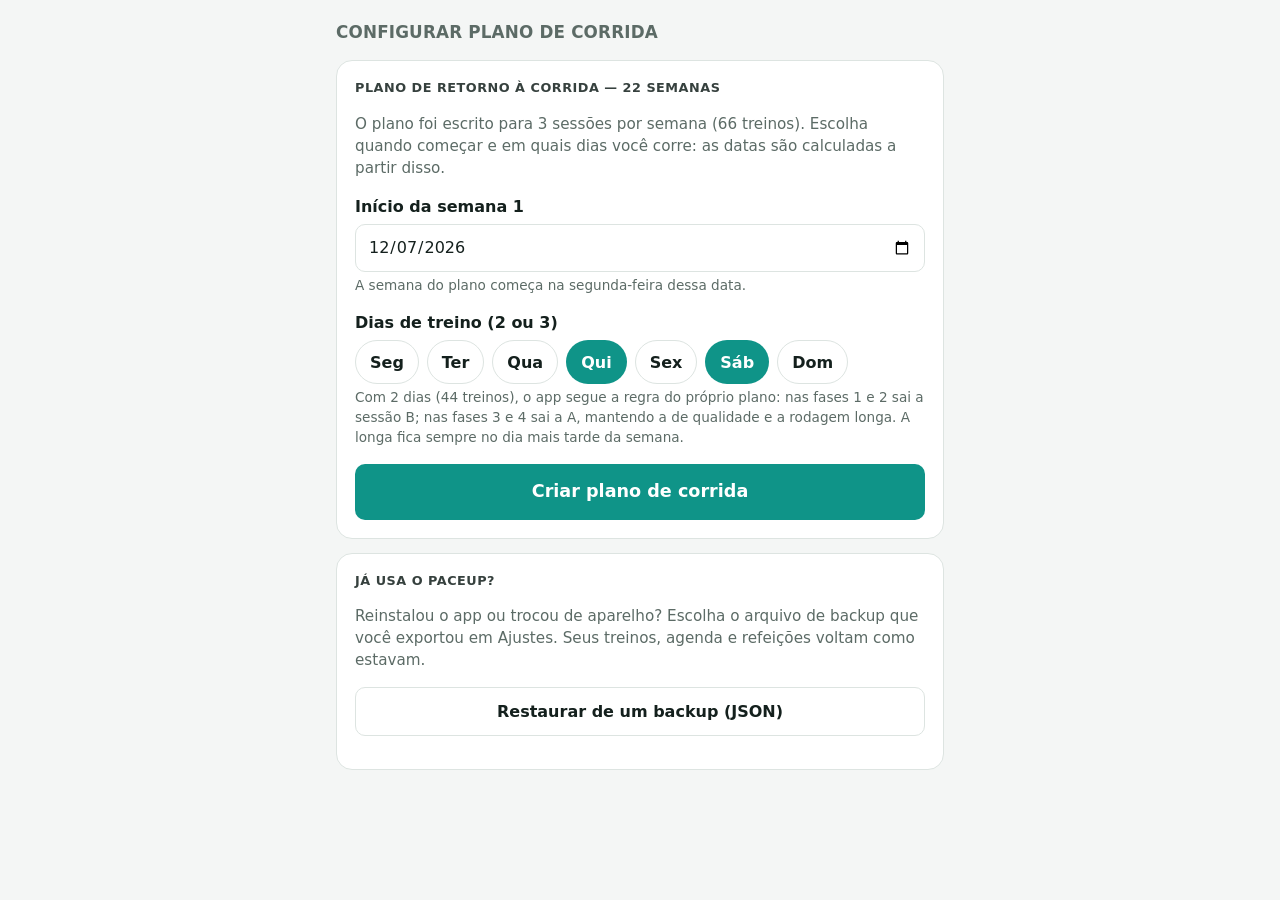
<file: index.html>
<!doctype html>
<html lang="pt-BR">
<head>
  <meta charset="utf-8" />
  <meta name="viewport" content="width=device-width, initial-scale=1, viewport-fit=cover" />
  <title>PaceUp</title>
  <meta name="theme-color" content="#0f9488" />
  <meta name="description" content="Hub pessoal de treinos e nutrição — offline, local-first." />
  <link rel="manifest" href="./manifest.webmanifest" />
  <link rel="apple-touch-icon" href="./assets/icons/apple-touch-icon-180.png" />
  <meta name="apple-mobile-web-app-capable" content="yes" />
  <meta name="apple-mobile-web-app-status-bar-style" content="default" />
  <meta name="apple-mobile-web-app-title" content="PaceUp" />
  <link rel="icon" href="./assets/icons/favicon-32.png" sizes="32x32" />
  <link rel="stylesheet" href="./styles/app.css" />
</head>
<body class="sem-nav">
  <main id="app" aria-live="polite"></main>

  <nav class="tabbar" id="tabbar" aria-label="Navegação principal">
    <a href="#/hoje" data-rota="hoje">
      <svg viewBox="0 0 24 24" aria-hidden="true"><path d="M5 13a7 7 0 0 1 14 0"/><path d="M12 13l3-3"/><circle cx="12" cy="20" r="1.4"/></svg>
      Hoje
    </a>
    <a href="#/treinos" data-rota="treinos">
      <svg viewBox="0 0 24 24" aria-hidden="true"><path d="M6 8v8M18 8v8M3 10v4M21 10v4M6 12h12"/></svg>
      Treinos
    </a>
    <a href="#/semana" data-rota="semana">
      <svg viewBox="0 0 24 24" aria-hidden="true"><rect x="4" y="5" width="16" height="15" rx="2"/><path d="M4 10h16M9 3v4M15 3v4M12 10v10"/></svg>
      Semana
    </a>
    <a href="#/nutricao" data-rota="nutricao">
      <svg viewBox="0 0 24 24" aria-hidden="true"><path d="M7 3v8M5 3v5a2 2 0 0 0 4 0V3M7 11v10"/><path d="M17 3c-2 0-3 2.5-3 6s1.2 4 3 4v8"/></svg>
      Nutrição
    </a>
    <a href="#/ajustes" data-rota="ajustes">
      <svg viewBox="0 0 24 24" aria-hidden="true"><circle cx="12" cy="12" r="3"/><path d="M12 3v2M12 19v2M3 12h2M19 12h2M5.6 5.6l1.4 1.4M17 17l1.4 1.4M18.4 5.6L17 7M7 17l-1.4 1.4"/></svg>
      Ajustes
    </a>
  </nav>

  <script type="module" src="./js/app.js"></script>
</body>
</html>
</file>
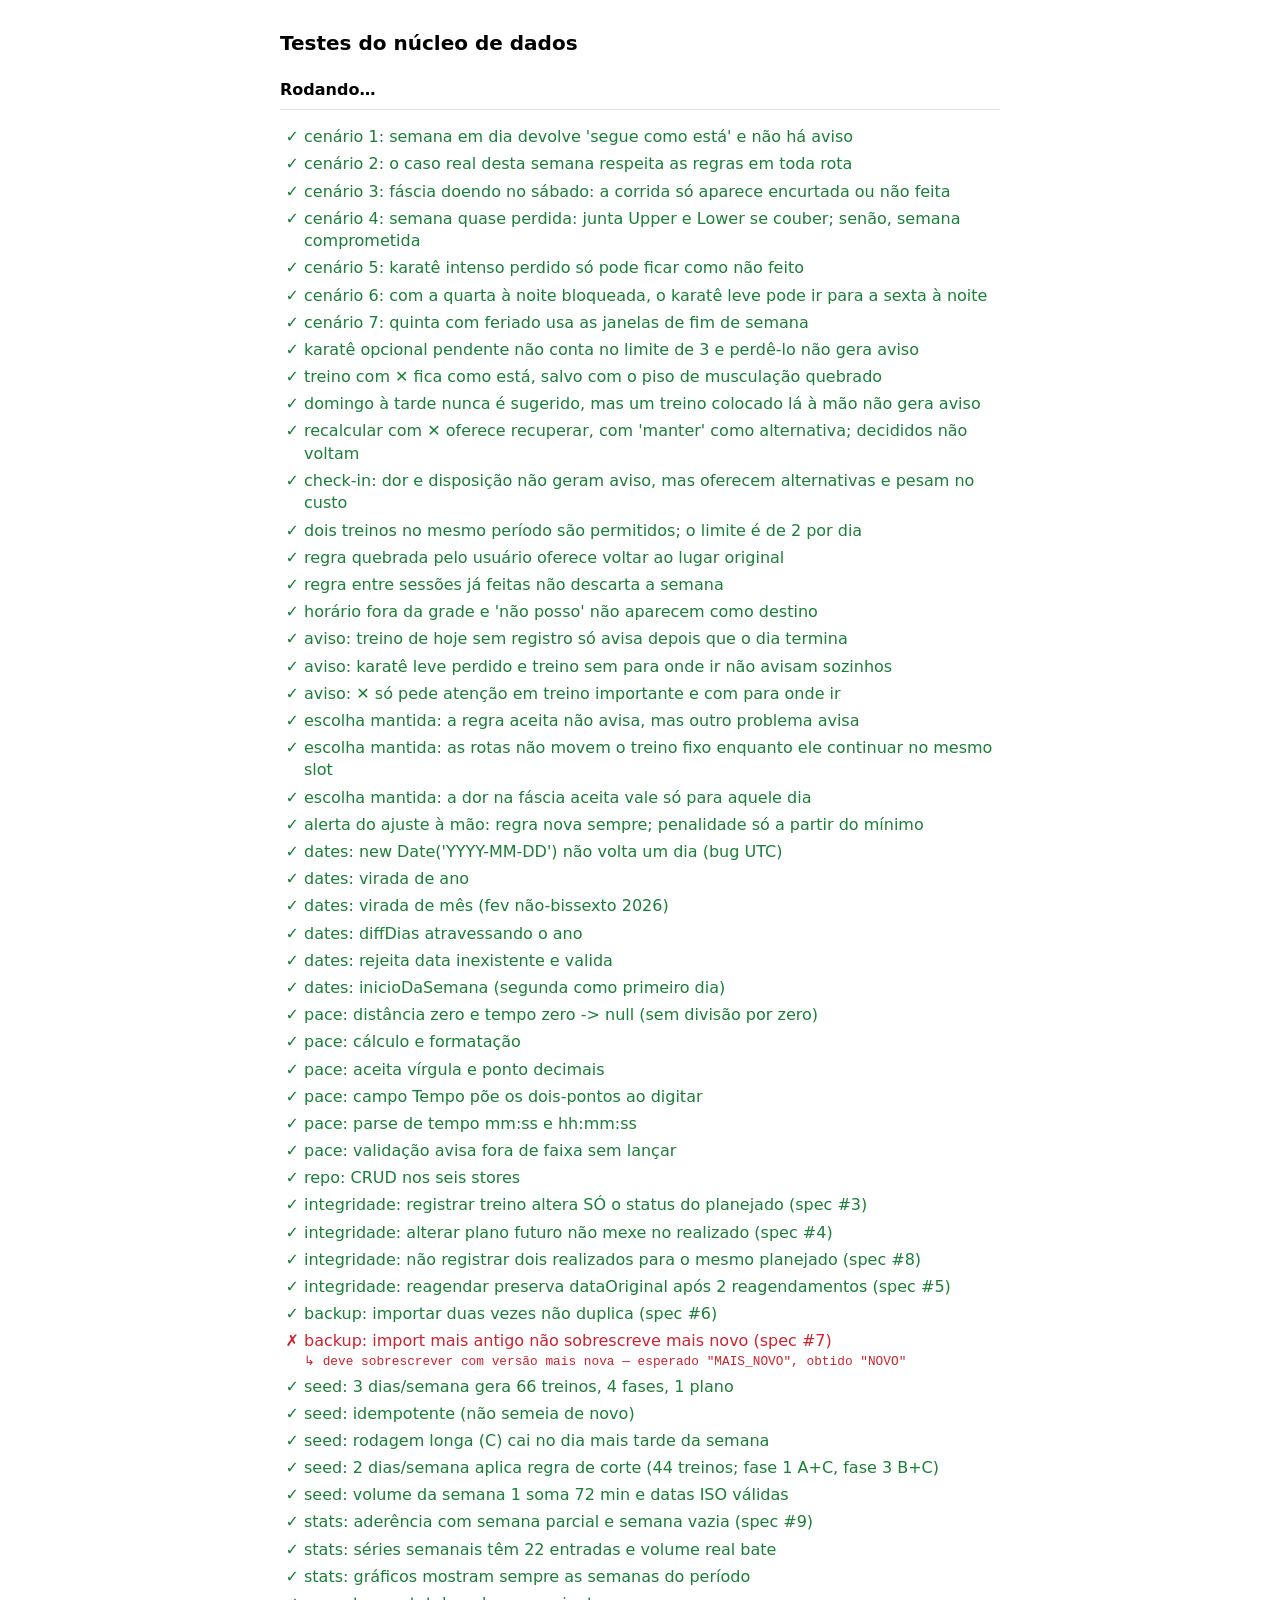
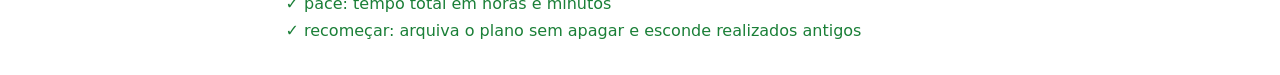
<file: test.html>
<!doctype html>
<html lang="pt-BR">
<head>
  <meta charset="utf-8" />
  <meta name="viewport" content="width=device-width, initial-scale=1" />
  <title>Testes do núcleo — PaceUp</title>
  <style>
    :root { color-scheme: light dark; font-family: system-ui, -apple-system, sans-serif; }
    body { margin: 0; padding: 1rem; max-width: 720px; margin-inline: auto; line-height: 1.4; }
    h1 { font-size: 1.25rem; }
    #resumo { position: sticky; top: 0; background: Canvas; padding: .5rem 0; border-bottom: 1px solid #8884; font-weight: 600; }
    ol { padding-left: 1.5rem; }
    li { margin: .3rem 0; }
    .pass::marker { content: "✓ "; }
    .fail::marker { content: "✗ "; }
    .pass { color: #1a7f37; }
    .fail { color: #cf222e; }
    .msg { display: block; color: #cf222e; font-family: ui-monospace, monospace; font-size: .8rem; white-space: pre-wrap; }
    @media (prefers-color-scheme: dark) { .pass { color: #3fb950; } .fail, .msg { color: #ff7b72; } }
  </style>
</head>
<body>
  <h1>Testes do núcleo de dados</h1>
  <div id="resumo">Rodando…</div>
  <ol id="lista"></ol>

  <script type="module">
    import { rodarTestes } from "./js/tests/nucleo.js";
    import { rodarTestesMotor } from "./js/tests/motor-rotas.js";

    const lista = document.getElementById("lista");
    const resumo = document.getElementById("resumo");

    function reportar(nome, ok, msg) {
      const li = document.createElement("li");
      li.className = ok ? "pass" : "fail";
      li.textContent = nome;
      if (!ok && msg) {
        const span = document.createElement("span");
        span.className = "msg";
        span.textContent = "↳ " + msg;
        li.appendChild(span);
      }
      lista.appendChild(li);
    }

    (async () => {
      try {
        const resp = await fetch("./data/plano-seed.json");
        const seed = await resp.json();
        const motor = rodarTestesMotor(reportar);
        const nucleo = await rodarTestes(seed, reportar);
        const res = { total: motor.total + nucleo.total, ok: motor.ok + nucleo.ok, fail: motor.fail + nucleo.fail };
        resumo.textContent = `Total: ${res.total} · OK: ${res.ok} · Falhas: ${res.fail}`;
        resumo.style.color = res.fail ? "#cf222e" : "#1a7f37";
      } catch (e) {
        resumo.textContent = "Erro ao rodar os testes: " + e.message;
        resumo.style.color = "#cf222e";
      }
    })();
  </script>
</body>
</html>
</file>
<file: styles/app.css>
/* app.css — design system e layout. Mobile-first, testado em 375px.
   Paleta contida (um tom de destaque + um de aviso). Tema escuro via
   prefers-color-scheme. Sem framework. */

:root {
  --bg: #f4f6f5;
  --surface: #ffffff;
  --surface-2: #eef2f0;
  --ink: #14201d;
  --muted: #5c6b66;
  --border: #dde4e1;
  --accent: #0f9488;
  --accent-ink: #ffffff;
  --accent-weak: #dbeeeb;
  --warn: #b45309;
  --warn-weak: #fbefe0;
  --danger: #b42318;
  --danger-weak: #f6d6d2;
  --ok: #1a9e63;
  --ok-weak: #e6f5ee;
  --ok-ink: #11683f;
  --carb: #c98a2b;
  --gord: #b06a4f;
  --grafico-plano: #c5d0cc;

  --radius: 16px;
  --radius-sm: 10px;
  --tap: 44px;
  --nav-h: 60px;
  --maxw: 640px;

  --safe-bottom: env(safe-area-inset-bottom, 0px);
  --safe-top: env(safe-area-inset-top, 0px);

  color-scheme: light dark;
}

/* Variáveis do tema escuro, reutilizadas por auto (media) e manual (data-theme). */
@media (prefers-color-scheme: dark) {
  :root:not([data-theme="light"]) {
    --bg: #0e1512; --surface: #18201d; --surface-2: #212b27;
    --ink: #e7efec; --muted: #93a29d; --border: #2a3531;
    --accent: #2dd4bf; --accent-ink: #04201c; --accent-weak: #143430;
    --warn: #f0a35e; --warn-weak: #35291b; --danger: #f0776a;
    --danger-weak: #4a2320; --ok: #34c784; --ok-weak: #13291e; --ok-ink: #8ee3b9;
    --carb: #e0ad5a; --gord: #cf8a70; --grafico-plano: #3d4b45;
  }
}
:root[data-theme="dark"] {
  --bg: #0e1512; --surface: #18201d; --surface-2: #212b27;
  --ink: #e7efec; --muted: #93a29d; --border: #2a3531;
  --accent: #2dd4bf; --accent-ink: #04201c; --accent-weak: #143430;
  --warn: #f0a35e; --warn-weak: #35291b; --danger: #f0776a;
  --danger-weak: #4a2320; --ok: #34c784; --ok-weak: #13291e; --ok-ink: #8ee3b9;
  --carb: #e0ad5a; --gord: #cf8a70; --grafico-plano: #3d4b45;
  color-scheme: dark;
}
:root[data-theme="light"] { color-scheme: light; }

* { box-sizing: border-box; }

html, body { margin: 0; padding: 0; height: 100%; }

body {
  background: var(--bg);
  color: var(--ink);
  font-family: system-ui, -apple-system, "Segoe UI", Roboto, sans-serif;
  line-height: 1.45;
  -webkit-text-size-adjust: 100%;
}

/* ---------- Layout base ---------- */
#app {
  max-width: var(--maxw);
  margin-inline: auto;
  padding: calc(var(--safe-top) + 16px) 16px calc(var(--nav-h) + var(--safe-bottom) + 24px);
  min-height: 100%;
}

.view-titulo {
  font-size: 1.05rem;
  font-weight: 700;
  letter-spacing: .01em;
  margin: 4px 0 16px;
  color: var(--muted);
  text-transform: uppercase;
}

/* ---------- Cartões ---------- */
.card {
  background: var(--surface);
  border: 1px solid var(--border);
  border-radius: var(--radius);
  padding: 18px;
  margin-bottom: 14px;
}
.card--accent {
  background: var(--accent);
  color: var(--accent-ink);
  border-color: transparent;
}

/* ---------- Tipografia utilitária ---------- */
.eyebrow { font-size: .8rem; font-weight: 600; letter-spacing: .04em; text-transform: uppercase; opacity: .85; margin: 0 0 6px; }
.titulo-xl { font-size: 1.8rem; font-weight: 800; line-height: 1.12; margin: 0 0 6px; letter-spacing: -.01em; }
.titulo-lg { font-size: 1.3rem; font-weight: 750; margin: 0 0 4px; }
.numero-grande { font-size: 2.6rem; font-weight: 800; line-height: 1; letter-spacing: -.02em; }
.sub { color: var(--muted); font-size: .95rem; }
.muted { color: var(--muted); }
.strong { font-weight: 700; }

/* linha de metadados (duração / rpe / fc) */
.metarow { display: flex; flex-wrap: wrap; gap: 10px 18px; margin: 14px 0; }
.metaitem { display: flex; flex-direction: column; gap: 2px; }
.metaitem .rotulo { font-size: .72rem; text-transform: uppercase; letter-spacing: .04em; opacity: .8; }
.metaitem .valor { font-size: 1.15rem; font-weight: 700; }

/* estrutura aquec/principal/desaq */
.estrutura { display: grid; gap: 8px; margin-top: 12px; }
.estrutura .bloco { display: grid; grid-template-columns: 92px 1fr; gap: 10px; align-items: baseline; }
.estrutura .bloco .k { font-size: .74rem; text-transform: uppercase; letter-spacing: .03em; opacity: .8; }
.estrutura .bloco .v { font-size: .95rem; }

/* ---------- Botões ---------- */
.btn {
  display: inline-flex; align-items: center; justify-content: center; gap: 8px;
  min-height: var(--tap); padding: 12px 18px;
  border-radius: var(--radius-sm); border: 1px solid var(--border);
  background: var(--surface); color: var(--ink);
  font: inherit; font-weight: 650; cursor: pointer;
  -webkit-tap-highlight-color: transparent; touch-action: manipulation;
}
.btn:active { transform: translateY(1px); }
.btn--primary { background: var(--accent); color: var(--accent-ink); border-color: transparent; }
.btn--block { display: flex; width: 100%; }
.btn--grande { min-height: 56px; font-size: 1.1rem; font-weight: 750; }
.btn--ghost { background: transparent; }
.btn--perigo { color: var(--danger); border-color: var(--danger); }
.btn[disabled] { opacity: .55; cursor: not-allowed; }

/* botão dentro do card accent */
.card--accent .btn--primary { background: var(--accent-ink); color: var(--accent); }

/* ---------- Chips (seleção de dias, etc.) ---------- */
.chips { display: flex; flex-wrap: wrap; gap: 8px; }
.chip {
  min-height: var(--tap); min-width: 52px; padding: 8px 14px;
  border-radius: 999px; border: 1.5px solid var(--border);
  background: var(--surface); color: var(--ink); font: inherit; font-weight: 650;
  cursor: pointer; touch-action: manipulation;
}
.chip[aria-pressed="true"] { background: var(--accent); color: var(--accent-ink); border-color: transparent; }

/* ---------- Compactos (anterior / próximo) ---------- */
.mini-lista { display: grid; gap: 8px; }
.mini {
  display: flex; align-items: center; justify-content: space-between; gap: 12px;
  padding: 12px 14px; border: 1px solid var(--border); border-radius: var(--radius-sm);
  background: var(--surface);
}
.mini .esq { display: flex; flex-direction: column; }
.mini .rotulo { font-size: .72rem; text-transform: uppercase; letter-spacing: .04em; color: var(--muted); }
.mini .dir { text-align: right; color: var(--muted); font-size: .9rem; }

/* ---------- Barra de progresso ---------- */
.progresso { height: 10px; border-radius: 999px; background: var(--surface-2); overflow: hidden; }
.progresso > i { display: block; height: 100%; background: var(--accent); border-radius: 999px; }

/* badges de status */
.badge { display: inline-block; padding: 3px 9px; border-radius: 999px; font-size: .74rem; font-weight: 700; }
.badge--absorcao { background: var(--warn-weak); color: var(--warn); }
.badge--concluido { background: var(--accent-weak); color: var(--accent); }

/* ---------- Estado vazio ---------- */
.vazio { text-align: center; padding: 40px 16px; color: var(--muted); }
.vazio .titulo-lg { color: var(--ink); }

/* ---------- Navegação inferior ---------- */
.tabbar {
  position: fixed; left: 0; right: 0; bottom: 0; z-index: 20;
  height: calc(var(--nav-h) + var(--safe-bottom));
  padding-bottom: var(--safe-bottom);
  display: flex; background: var(--surface); border-top: 1px solid var(--border);
}
.tabbar a {
  flex: 1; display: flex; flex-direction: column; align-items: center; justify-content: center;
  gap: 3px; text-decoration: none; color: var(--muted); font-size: .68rem; font-weight: 600;
  min-height: var(--tap);
}
.tabbar a svg { width: 24px; height: 24px; stroke: currentColor; fill: none; stroke-width: 2; stroke-linecap: round; stroke-linejoin: round; }
.tabbar a[aria-current="page"] { color: var(--accent); }
/* Durante o onboarding (router ainda não iniciado) a barra fica escondida:
   sem ela clicável e sem função. iniciarRouter() remove esta classe. */
body.sem-nav .tabbar { display: none; }

/* ---------- Banner de atualização ---------- */
.update-banner {
  position: fixed; left: 12px; right: 12px; bottom: calc(var(--nav-h) + var(--safe-bottom) + 12px);
  z-index: 30; max-width: var(--maxw); margin-inline: auto;
  display: flex; align-items: center; justify-content: space-between; gap: 12px;
  background: var(--ink); color: var(--bg); padding: 12px 14px; border-radius: var(--radius-sm);
  box-shadow: 0 6px 20px #0004;
}
.update-banner .btn { background: var(--accent); color: var(--accent-ink); border: none; min-height: 40px; padding: 8px 14px; }

/* ---------- Formulários (onboarding e além) ---------- */
.campo { margin-bottom: 16px; }
.campo > label { display: block; font-weight: 650; margin-bottom: 6px; }
.campo .ajuda { font-size: .85rem; color: var(--muted); margin-top: 4px; }
input[type="date"], input[type="text"], input[type="number"], select {
  width: 100%; min-height: var(--tap); padding: 10px 12px; font: inherit;
  background: var(--surface); color: var(--ink); border: 1.5px solid var(--border); border-radius: var(--radius-sm);
}
.erro { color: var(--danger); font-size: .9rem; margin-top: 6px; }

/* utilidades */
.stack > * + * { margin-top: 12px; }
.row-between { display: flex; align-items: center; justify-content: space-between; gap: 12px; }
.hidden, [hidden] { display: none !important; }

/* ---------- Topbar (telas cheias) ---------- */
.topbar { display: flex; align-items: center; gap: 8px; margin: 0 0 14px; }
.topbar__voltar { min-height: 40px; min-width: 40px; padding: 6px 12px; font-size: 1.2rem; }
.topbar__titulo { font-size: 1.15rem; font-weight: 750; margin: 0; }

/* ---------- Seletor de botões (RPE, sensação) ---------- */
.seletor { display: flex; flex-wrap: wrap; gap: 8px; }
.seletor--grid { display: grid; gap: 8px; }
.seletor__op {
  min-height: var(--tap); padding: 10px 12px; border-radius: var(--radius-sm);
  border: 1.5px solid var(--border); background: var(--surface); color: var(--ink);
  font: inherit; font-weight: 650; cursor: pointer; touch-action: manipulation;
}
.seletor__op[aria-pressed="true"] { background: var(--accent); color: var(--accent-ink); border-color: transparent; }

/* pace ao vivo */
.pace-vivo { display: flex; align-items: baseline; gap: 8px; margin: 4px 0 8px; }
.pace-vivo .valor { font-size: 1.6rem; font-weight: 800; }
.pace-vivo .rot { color: var(--muted); font-size: .8rem; text-transform: uppercase; letter-spacing: .04em; }

.avisos { color: var(--warn); font-size: .85rem; margin: 6px 0 0; }
.avisos p { margin: 2px 0; }

/* desconforto */
.desconforto { border: 1px dashed var(--border); border-radius: var(--radius-sm); padding: 12px; margin-top: 8px; }

/* ---------- Sheet / modal ---------- */
.sheet-overlay {
  position: fixed; inset: 0; z-index: 40; background: #0007;
  display: flex; align-items: flex-end; justify-content: center;
}
.sheet {
  background: var(--surface); width: 100%; max-width: var(--maxw);
  border-radius: 18px 18px 0 0; padding: 12px 16px calc(20px + var(--safe-bottom));
  max-height: 85vh; overflow-y: auto;
}
.sheet__grip { width: 40px; height: 4px; border-radius: 2px; background: var(--border); margin: 2px auto 12px; }

/* ---------- Segmented control ---------- */
.segmentos { display: inline-flex; background: var(--surface-2); border-radius: 999px; padding: 4px; gap: 2px; margin-bottom: 14px; flex-wrap: wrap; }
.segmentos__op {
  border: none; background: transparent; color: var(--muted); font: inherit; font-weight: 650;
  padding: 7px 14px; border-radius: 999px; cursor: pointer; min-height: 36px;
}
.segmentos__op[aria-pressed="true"] { background: var(--surface); color: var(--ink); box-shadow: 0 1px 3px #0002; }

/* ---------- Calendário ---------- */
.cal-grid { display: grid; grid-template-columns: repeat(7, 1fr); gap: 6px; }
.cal-dow { text-align: center; font-size: .7rem; color: var(--muted); text-transform: uppercase; padding-bottom: 4px; }
.cal-cell {
  aspect-ratio: 1 / 1; border: 1px solid var(--border); border-radius: 10px; background: var(--surface);
  display: flex; flex-direction: column; align-items: center; justify-content: center; gap: 3px;
  font-size: .85rem; cursor: pointer; padding: 2px; position: relative;
}
.cal-cell--fora { opacity: .35; }
.cal-cell--hoje { outline: 2px solid var(--accent); outline-offset: -2px; }
.cal-cell .dot { width: 8px; height: 8px; border-radius: 50%; }
.cal-cell.abs { box-shadow: inset 0 0 0 2px var(--warn-weak); }

/* pontos por status */
.st-futuro { background: var(--muted); }
.st-hoje { background: var(--accent); }
.st-concluido { background: #1a9e63; }
.st-encurtado { background: var(--ok); opacity: .55; }
.st-perdido { background: #d97706; }
.st-nao_realizado { background: var(--danger); }
.st-reagendado { background: var(--warn); }

.legenda { display: flex; flex-wrap: wrap; gap: 10px 14px; margin: 14px 0; font-size: .8rem; color: var(--muted); }
.legenda span { display: inline-flex; align-items: center; gap: 6px; }
.legenda i { width: 10px; height: 10px; border-radius: 50%; display: inline-block; }

.cal-week-list { display: grid; gap: 8px; }

/* ---------- Histórico ---------- */
.hist-grupo { margin-bottom: 18px; }
.hist-grupo h3 { font-size: .8rem; text-transform: uppercase; letter-spacing: .04em; color: var(--muted); margin: 0 0 8px; }
.hist-item { display: grid; grid-template-columns: 1fr auto; gap: 4px 12px; padding: 12px 14px; border: 1px solid var(--border); border-radius: var(--radius-sm); background: var(--surface); margin-bottom: 8px; cursor: pointer; }
.hist-item .tipo { font-weight: 700; }
.hist-item .meta { color: var(--muted); font-size: .85rem; }
.hist-item .dir { text-align: right; }
.filtros { display: flex; gap: 8px; margin-bottom: 12px; flex-wrap: wrap; }
.filtros input, .filtros select { min-height: 40px; }

/* ---------- Comparativo planejado × realizado ---------- */
.comp { display: grid; grid-template-columns: 1fr 1fr; gap: 12px; }
.comp .col { border: 1px solid var(--border); border-radius: var(--radius-sm); padding: 12px; }
.comp .col h4 { margin: 0 0 8px; font-size: .78rem; text-transform: uppercase; letter-spacing: .04em; color: var(--muted); }
.linha { display: flex; justify-content: space-between; gap: 12px; padding: 5px 0; }
.comp .linha { font-size: .95rem; }
.delta { display: inline-block; font-weight: 700; }
.delta--pos { color: #1a9e63; }
.delta--neg { color: var(--warn); }

/* ---------- Gráficos SVG ---------- */
.grafico__topo { display: flex; align-items: flex-start; justify-content: space-between; gap: 12px; margin-bottom: 10px; }
.grafico__titulos, .grafico__atual { display: flex; flex-direction: column; gap: 2px; }
.grafico__atual { align-items: flex-end; text-align: right; }
.grafico__titulo { margin: 0; font-size: .95rem; font-weight: 600; }
.grafico__num { font-size: 1.25rem; font-weight: 700; white-space: nowrap; }
.grafico__sub { color: var(--muted); font-size: .82rem; }
.grafico__vazio { margin: 0; color: var(--muted); font-size: .88rem; line-height: 1.4; }
.grafico__legenda { display: flex; gap: 14px; margin-bottom: 10px; color: var(--muted); font-size: .75rem; }
.grafico__legenda span { display: flex; align-items: center; gap: 6px; }
.grafico__chave { width: 10px; height: 10px; border-radius: 3px; background: var(--accent); }
.grafico__chave--plano { background: var(--grafico-plano); }
.grafico svg { width: 100%; height: auto; display: block; }
.grafico__eixo { stroke: var(--border); stroke-width: 1; }
.grafico__rotulo { fill: var(--muted); font-size: 11px; font-variant-numeric: tabular-nums; }
.grafico__rotulo--meio { text-anchor: middle; }
.grafico__rotulo--fim { text-anchor: end; }
.grafico__rotulo--atual { fill: var(--ink); font-weight: 700; }
.grafico__valor { fill: var(--ink); font-size: 12px; font-weight: 700; }
.grafico__barra { fill: var(--accent); }
.grafico__barra-plano { fill: var(--grafico-plano); }
.grafico__linha { fill: none; stroke: var(--accent); stroke-width: 2; stroke-linejoin: round; stroke-linecap: round; }
.grafico__ponto { fill: var(--accent); stroke: var(--surface); stroke-width: 2; }
.grafico__faixa { fill: var(--accent); fill-opacity: .12; }
.grafico__quadrado { fill: var(--accent); }
.grafico__quadrado-vazio { fill: none; stroke: var(--muted); stroke-width: 1.5; }
.grafico__quadrado-futuro { fill: var(--border); }
.grafico__toque { fill: transparent; cursor: pointer; -webkit-tap-highlight-color: transparent; }
.grafico__toque:focus { outline: none; }
.grafico__toque:focus-visible { fill: var(--accent-weak); fill-opacity: .4; }
.grafico__balao { pointer-events: none; }
.grafico__balao-fundo { fill: var(--ink); }
.grafico__balao-guia { stroke: var(--muted); stroke-width: 1; }
.grafico__balao-texto { fill: var(--bg); font-size: 11px; font-weight: 700; text-anchor: middle; }

/* Evolução */
.evo-totais { display: grid; grid-template-columns: repeat(3, minmax(0, 1fr)); gap: 8px; padding-bottom: 14px; margin-bottom: 14px; border-bottom: 1px solid var(--border); }
.evo-total { display: flex; flex-direction: column; gap: 2px; }
.evo-total__n { font-size: 1.6rem; font-weight: 800; letter-spacing: -.01em; white-space: nowrap; }
.evo-aderencia { display: flex; flex-direction: column; gap: 8px; }
.evo-linhas .linha { align-items: center; padding: 10px 0; border-bottom: 1px solid var(--border); }
.evo-linhas .linha:last-child { border-bottom: 0; padding-bottom: 2px; }
.evo-periodo { margin-top: 18px; color: var(--muted); opacity: 1; }

/* dashboard de números */
.kpis { display: grid; grid-template-columns: 1fr 1fr; gap: 10px; margin-bottom: 16px; }
.kpi { border: 1px solid var(--border); border-radius: var(--radius-sm); padding: 12px; background: var(--surface); }
.kpi .n { font-size: 1.5rem; font-weight: 800; }
.kpi .r { font-size: .78rem; color: var(--muted); }

/* ---------- Ajuda ---------- */
.ajuda-doc h3 { margin: 18px 0 6px; font-size: 1rem; }
.ajuda-doc p, .ajuda-doc li { color: var(--ink); font-size: .95rem; }
.ajuda-doc .aviso { background: var(--warn-weak); color: var(--warn); padding: 10px 12px; border-radius: var(--radius-sm); font-weight: 600; }

/* link-ish button list (ajustes) */
.lista-acoes { display: grid; gap: 8px; }
.lista-acoes .btn { justify-content: flex-start; }

/* =====================================================================
   Hub (v2)
   ===================================================================== */
.pequeno { font-size: .82rem; }
.hoje-data { margin: -10px 0 14px; font-size: 1.35rem; font-weight: 800; letter-spacing: -.01em; }

/* ---------- Agenda: linhas com check de 1 toque ---------- */
.agenda-lista { display: grid; gap: 8px; }
.agenda-linha { border: 1px solid var(--border); border-radius: var(--radius-sm); background: var(--surface); }
.agenda-linha__topo { display: flex; align-items: center; gap: 10px; padding: 8px 8px 8px 12px; }
.agenda-linha__info {
  flex: 1; min-width: 0; display: flex; flex-direction: column; align-items: flex-start; gap: 1px;
  background: none; border: 0; padding: 4px 0; color: inherit; font: inherit; text-align: left; cursor: pointer;
}
.agenda-linha__periodo { font-size: .68rem; text-transform: uppercase; letter-spacing: .05em; color: var(--muted); font-weight: 650; }
.agenda-linha__titulo { font-weight: 700; line-height: 1.25; }
.agenda-linha__sub { font-size: .82rem; color: var(--muted); }
.agenda-linha--feito { border-color: var(--ok); background: var(--ok-weak); }
.agenda-linha--nao_feito { border-color: var(--danger-weak); }
.agenda-linha--feito .agenda-linha__titulo { color: var(--ok-ink); }
.agenda-linha__detalhe { padding: 0 12px 12px; }
.agenda-linha__detalhe .btn { margin-top: 12px; }
.agenda-acoes { display: flex; justify-content: flex-end; margin-top: 8px; }
.agenda-acoes .btn { min-height: 40px; padding: 8px 12px; font-size: .9rem; }

.check3 { display: flex; gap: 6px; flex-shrink: 0; }
.check3__op {
  width: var(--tap); height: var(--tap); border-radius: 50%;
  border: 1.5px solid var(--border); background: var(--surface); color: var(--muted);
  font: inherit; font-size: 1.1rem; font-weight: 800; line-height: 1; cursor: pointer;
  display: inline-flex; align-items: center; justify-content: center;
  -webkit-tap-highlight-color: transparent; touch-action: manipulation;
}
.check3__op:active { transform: scale(.94); }
.check3__op--feito[aria-pressed="true"] { background: var(--ok); border-color: var(--ok); color: #fff; }
.check3__op--nao_feito[aria-pressed="true"] { background: var(--danger); border-color: var(--danger); color: #fff; }

/* ---------- Resumo da semana ---------- */
.semana-resumo { display: grid; grid-template-columns: auto 1fr; gap: 18px; align-items: center; }
.semana-resumo .rotulo { display: block; font-size: .72rem; text-transform: uppercase; letter-spacing: .04em; color: var(--muted); font-weight: 650; }
.semana-resumo__lower { display: flex; flex-direction: column; align-items: flex-start; padding-right: 18px; border-right: 1px solid var(--border); }
.semana-resumo__lower.ok .numero-grande { color: var(--ok); }
.semana-resumo__ader { display: grid; gap: 6px; }
.semana-nav { display: flex; align-items: center; justify-content: space-between; margin-bottom: 10px; }
.semana-nav .btn { min-width: var(--tap); font-size: 1.3rem; padding: 6px 12px; }
.dia-card { padding: 14px; }
.dia-card--hoje { border-color: var(--accent); }

/* ---------- Editores (agenda, metas) ---------- */
.editor-item { display: flex; align-items: center; gap: 8px; border: 1px solid var(--border); border-radius: var(--radius-sm); padding: 4px 4px 4px 12px; }
.editor-item__info { flex: 1; display: flex; flex-direction: column; align-items: flex-start; background: none; border: 0; padding: 6px 0; color: inherit; font: inherit; text-align: left; cursor: pointer; }
.par-campos { display: grid; grid-template-columns: 1fr 1fr; gap: 12px; }
.seletor--grid .seletor__op { padding: 10px 4px; min-width: 0; }
.segmentos--cheio { display: flex; width: 100%; flex-wrap: nowrap; }
.segmentos--cheio .segmentos__op { flex: 1; padding: 7px 4px; font-size: .9rem; white-space: nowrap; }

/* ---------- Nutrição ---------- */
.selo-estimativa { font-size: .66rem; font-weight: 700; text-transform: uppercase; letter-spacing: .05em; color: var(--warn); background: var(--warn-weak); padding: 3px 8px; border-radius: 999px; }
.proteina-topo { display: flex; align-items: baseline; gap: 8px; margin: 2px 0 10px; }
.faixa-meta { position: relative; height: 12px; border-radius: 999px; background: var(--surface-2); overflow: hidden; flex: 1; min-width: 60px; }
.faixa-meta > i { position: absolute; top: 0; bottom: 0; display: block; }
.faixa-meta__alvo { background: var(--accent-weak); outline: 1.5px dashed var(--accent); outline-offset: -1.5px; }
.faixa-meta__valor { left: 0; background: var(--warn); border-radius: 999px; opacity: .9; }
.faixa-meta__valor.ok { background: var(--ok); }
.extras-lista { display: grid; gap: 4px; margin-top: 8px; }
.extra-item { display: flex; align-items: center; justify-content: space-between; font-size: .9rem; padding-left: 4px; }
.extra-item__x { min-height: 32px; padding: 4px 10px; color: var(--muted); }
.link-sutil { background: none; border: 0; color: var(--accent); font: inherit; font-size: .85rem; font-weight: 650; cursor: pointer; padding: 4px; }
.agenda-linha--agora:not(.agenda-linha--feito) { border-color: var(--accent); box-shadow: inset 3px 0 0 var(--accent); }

.busca-wrap { position: relative; margin-bottom: 10px; }
.busca { width: 100%; min-height: var(--tap); padding: 10px 44px 10px 14px; font: inherit; background: var(--surface); color: var(--ink); border: 1.5px solid var(--border); border-radius: 999px; -webkit-appearance: none; appearance: none; }
.busca::-webkit-search-cancel-button { display: none; }
.busca-limpar { position: absolute; right: 2px; top: 0; min-height: var(--tap); padding: 0 14px; border: 0; }
.abas-refeicao { display: grid; grid-template-columns: repeat(4, 1fr); gap: 6px; margin-bottom: 14px; }
.aba-refeicao {
  position: relative; display: flex; flex-direction: column; align-items: center; gap: 1px;
  padding: 8px 4px; border-radius: var(--radius-sm); border: 1.5px solid var(--border);
  background: var(--surface); color: var(--ink); font: inherit; font-weight: 700; cursor: pointer;
}
.aba-refeicao[aria-selected="true"] { background: var(--accent); color: var(--accent-ink); border-color: transparent; }
.aba-refeicao__hora { font-size: .66rem; font-weight: 500; opacity: .8; }
.aba-refeicao__ok { position: absolute; top: 2px; right: 6px; font-size: .75rem; color: var(--ok); }
.aba-refeicao[aria-selected="true"] .aba-refeicao__ok { color: var(--accent-ink); }
.nutri-cab { margin: 4px 0 10px; }
.registro-feito { display: flex; align-items: center; justify-content: space-between; gap: 8px; padding: 8px 8px 8px 14px; border-radius: var(--radius-sm); background: var(--ok-weak); color: var(--ok-ink); font-weight: 650; margin-bottom: 12px; }
.registro-feito .btn { min-height: 36px; padding: 6px 12px; }
.registro-acoes { grid-template-columns: 2fr 1fr; margin-bottom: 12px; }
.registro-acoes .btn { justify-content: center; }
.variantes { display: flex; flex-wrap: wrap; gap: 8px; margin-bottom: 12px; }
.variante { min-height: 40px; padding: 8px 12px; border-radius: 999px; border: 1.5px solid var(--border); background: var(--surface); color: var(--ink); font: inherit; font-weight: 650; cursor: pointer; }
.variante[aria-pressed="true"] { border-color: var(--accent); color: var(--accent); background: var(--accent-weak); }
.bloco-topo { display: flex; align-items: center; justify-content: space-between; gap: 8px; margin-bottom: 8px; }
.bloco-grupo { font-size: .74rem; font-weight: 750; text-transform: uppercase; letter-spacing: .04em; color: var(--muted); }
.chip-opcional { flex: 0 0 auto; font-size: .63rem; font-weight: 700; text-transform: uppercase; letter-spacing: .05em; color: var(--muted); border: 1px solid var(--border); padding: 2px 7px; border-radius: 999px; }
.opcao { display: flex; flex-direction: column; gap: 1px; padding: 6px 2px; }
.opcao .quantidade { font-size: 1.25rem; font-weight: 750; letter-spacing: -.01em; }
.opcao .alimento { color: var(--ink); }
.opcao--btn { width: 100%; text-align: left; border: 1.5px solid transparent; border-radius: var(--radius-sm); background: var(--surface-2); color: inherit; font: inherit; padding: 8px 12px; cursor: pointer; }
.opcao--btn[aria-pressed="true"] { border-color: var(--accent); background: var(--accent-weak); }
.ou { display: flex; align-items: center; gap: 10px; color: var(--muted); font-size: .72rem; text-transform: uppercase; letter-spacing: .06em; margin: 2px 0; }
.ou::before, .ou::after { content: ""; flex: 1; height: 1px; background: var(--border); }
.mais { display: flex; justify-content: center; margin: -6px 0 8px; }
.mais span { width: 28px; height: 28px; border-radius: 50%; display: flex; align-items: center; justify-content: center; background: var(--surface-2); color: var(--muted); font-weight: 800; }
.observacao { font-size: .88rem; color: var(--muted); background: var(--surface-2); border-radius: var(--radius-sm); padding: 10px 12px; margin: 4px 0 14px; }
.subs-medida { color: var(--muted); font-size: .88rem; }
.opcao.subs { flex-direction: row; justify-content: space-between; gap: 10px; border-radius: 8px; padding: 7px 8px; }
.opcao.casa { background: var(--accent-weak); box-shadow: inset 3px 0 0 var(--accent); }
.rodape-plano { text-align: center; color: var(--muted); font-size: .78rem; margin-top: 18px; }
.espaco-barra { height: 64px; }

.barra-prato {
  position: fixed; left: 0; right: 0; bottom: calc(var(--nav-h) + var(--safe-bottom)); z-index: 25;
  max-width: var(--maxw); margin-inline: auto; background: var(--surface);
  border-top: 1px solid var(--border); box-shadow: 0 -6px 18px #0002; padding: 4px 16px 8px;
  max-height: 60vh; overflow-y: auto;
}
.barra-prato[hidden] { display: none; }
.barra-prato__topo { width: 100%; display: flex; align-items: center; gap: 10px; min-height: var(--tap); background: none; border: 0; color: inherit; font: inherit; cursor: pointer; padding: 0; }
.barra-prato__topo .muted { margin-left: auto; }
.barra-prato__aviso { font-size: .75rem; font-weight: 700; color: var(--warn); background: var(--warn-weak); padding: 2px 8px; border-radius: 999px; }
.barra-prato__lista { display: grid; gap: 6px; margin: 4px 0 8px; }
.barra-prato__item { display: grid; gap: 1px; padding: 6px 10px; border-radius: 8px; background: var(--surface-2); }
.barra-prato__item.falta { background: var(--warn-weak); color: var(--warn); }
.barra-prato__grupo { font-size: .68rem; font-weight: 700; text-transform: uppercase; letter-spacing: .04em; color: var(--muted); }

.macro-bar { display: flex; height: 10px; border-radius: 999px; overflow: hidden; margin: 12px 0 14px; background: var(--surface-2); }
.macro-bar > i { display: block; height: 100%; min-width: 2px; }
.macro-bar > i.p { background: var(--accent); }
.macro-bar > i.c { background: var(--carb); }
.macro-bar > i.g { background: var(--gord); }
.macros-grid { display: grid; grid-template-columns: repeat(3, 1fr); gap: 8px; }
.macro-item { border: 1px solid var(--border); border-radius: var(--radius-sm); padding: 10px; }
.macro-val { font-size: 1.3rem; font-weight: 800; }
.macro-nome { font-size: .78rem; color: var(--muted); display: flex; align-items: center; gap: 6px; }
.macro-nome::before { content: ""; width: 8px; height: 8px; border-radius: 50%; }
.macro-item.p .macro-nome::before { background: var(--accent); }
.macro-item.c .macro-nome::before { background: var(--carb); }
.macro-item.g .macro-nome::before { background: var(--gord); }
.macro-kcal { margin: 12px 0; font-size: 1.1rem; }

.dias-proteina { display: grid; gap: 8px; margin-top: 12px; }
.dia-proteina { display: grid; grid-template-columns: 74px 1fr 52px; align-items: center; gap: 10px; }
.dia-proteina.futuro { opacity: .45; }
.dia-proteina__dia { font-size: .82rem; color: var(--muted); }
.dia-proteina__valor { text-align: right; font-weight: 700; font-size: .9rem; }
.dia-proteina__valor.ok { color: var(--ok); }
.citacao { font-size: 1.05rem; font-style: italic; margin: 4px 0 8px; }
.lista-orientacoes { margin: 0; padding-left: 1.2rem; display: grid; gap: 6px; }
.link-cupom { text-decoration: none; color: inherit; }

.agenda-linha--remanejado { border-color: var(--ok); border-style: dashed; }
.agenda-linha--remanejado .agenda-linha__sub { color: var(--ok-ink); }
.agenda-linha--movido:not(.agenda-linha--feito) .agenda-linha__sub { color: var(--accent); }

/* ---------- Próxima corrida (toque expande o detalhe) ---------- */
.mini-expansivel { border: 1px solid var(--border); border-radius: var(--radius-sm); background: var(--surface); }
.mini--expansivel {
  width: 100%; border: none; background: transparent; color: inherit; font: inherit;
  text-align: left; cursor: pointer; min-height: var(--tap);
}
.mini__seta {
  flex-shrink: 0; width: 8px; height: 8px; margin: 0 4px 4px 0;
  border-right: 2px solid var(--muted); border-bottom: 2px solid var(--muted);
  transform: rotate(45deg); transition: transform .15s;
}
.mini--expansivel[aria-expanded="true"] .mini__seta { transform: rotate(-135deg); margin: 4px 4px 0 0; }
.mini-expansivel .agenda-linha__detalhe { padding: 0 14px 14px; }
.mini-expansivel .metarow { margin-top: 4px; }

/* ---------- Arrastar treinos na semana ---------- */
.dica-arrastar { font-size: .82rem; color: var(--muted); margin: -4px 4px 12px; }
.slot { display: grid; gap: 8px; border-radius: var(--radius-sm); }
.slot--vazio { display: none; }
body.arrastando { cursor: grabbing; }
body.arrastando .slot--vazio {
  display: flex; align-items: center; justify-content: center; min-height: 46px;
  border: 1.5px dashed var(--border); color: var(--muted); font-size: .8rem;
}
body.arrastando .slot--vazio::before { content: attr(data-rotulo); }
body.arrastando .dia-card__descanso { display: none; }
.slot--alvo { outline: 2px dashed var(--accent); outline-offset: 3px; }
body.arrastando .slot--vazio.slot--alvo { border-color: transparent; background: var(--accent-weak); color: var(--accent); font-weight: 650; }
.arrastavel { -webkit-user-select: none; user-select: none; -webkit-touch-callout: none; }
.arrasto-origem { opacity: .35; }
.arrasto-fantasma {
  position: fixed; z-index: 1000; margin: 0; pointer-events: none;
  box-shadow: 0 12px 32px rgba(0, 0, 0, .35); transform: scale(1.02);
}
.arrasto-indicador { position: fixed; z-index: 999; height: 3px; border-radius: 2px; background: var(--accent); pointer-events: none; }

/* ---------- Merge de sessões (v4) ---------- */
.agenda-linha--mesclada { border-style: dashed; border-color: var(--accent); }
.agenda-linha--mesclada .agenda-linha__sub { color: var(--accent); }
.agenda-linha--mesclada-coberta { border-style: dashed; border-color: var(--ok); }
.agenda-linha--mesclada-coberta .agenda-linha__sub { color: var(--ok-ink); }
.agenda-linha--combinada:not(.agenda-linha--feito) { box-shadow: inset 3px 0 0 var(--accent); }
.agenda-linha__aviso { font-size: .8rem; color: var(--warn); font-weight: 600; }
.agenda-linha__aviso:empty { display: none; }
.marca-mesclada { width: var(--tap); text-align: center; color: var(--muted); font-size: 1.2rem; flex-shrink: 0; }
.aviso-caixa { margin: 0; background: var(--warn-weak); color: var(--warn); padding: 10px 12px; border-radius: var(--radius-sm); font-weight: 600; font-size: .9rem; }
.aviso-atraso { margin: 10px 0 0; color: var(--warn); }
.texto-aviso { color: var(--warn); }
.semana-resumo__mus { margin: 12px 0 0; }
.merge-op {
  display: flex; flex-direction: column; align-items: flex-start; gap: 2px; width: 100%;
  padding: 10px 12px; border: 1.5px solid var(--border); border-radius: var(--radius-sm);
  background: var(--surface); color: var(--ink); font: inherit; text-align: left; cursor: pointer;
}
.merge-op[aria-pressed="true"] { border-color: var(--accent); background: var(--accent-weak); box-shadow: inset 3px 0 0 var(--accent); }
.merge-plano { margin: 0; padding-left: 1.4rem; display: grid; gap: 6px; }
.merge-plano li { display: flex; flex-wrap: wrap; align-items: baseline; gap: 6px; }
.merge-plano__series { font-weight: 800; min-width: 2ch; }
.merge-plano__nome { font-weight: 600; }
.tag { font-size: .68rem; font-weight: 700; text-transform: uppercase; letter-spacing: .04em; padding: 2px 7px; border-radius: 999px; background: var(--accent-weak); color: var(--accent); }
.tag--fraca { background: var(--surface-2); color: var(--muted); }
.merge-volume { display: grid; gap: 4px; }
.merge-volume__linha { display: flex; justify-content: space-between; font-size: .9rem; padding: 4px 0; border-bottom: 1px solid var(--border); }
.merge-volume__linha.ok .strong { color: var(--ok); }
.merge-sugestao { display: flex; align-items: center; justify-content: space-between; gap: 8px; border: 1px solid var(--border); border-radius: var(--radius-sm); padding: 6px 6px 6px 12px; }

/* ---------- Registro retroativo de refeições (v4) ---------- */
.dia-nav { display: flex; align-items: center; justify-content: space-between; gap: 6px; margin-bottom: 10px; }
.dia-nav > .btn { min-width: var(--tap); font-size: 1.3rem; padding: 6px 12px; }
.dia-nav > .btn:disabled { opacity: .3; }
.dia-nav__centro { position: relative; flex: 1; display: flex; align-items: center; justify-content: center; gap: 6px; min-height: var(--tap); cursor: pointer; }
/* o input de data cobre o rótulo: tocar abre o calendário nativo */
.dia-nav__input { position: absolute; inset: 0; width: 100%; height: 100%; opacity: 0; cursor: pointer; }
.dia-nav__cal { font-size: .95rem; }
.nutri-plano-cab { margin: 18px 0 8px; }
.media-7d { margin: 4px 0 0; }
.dia-proteina--btn { width: 100%; padding: 4px 0; border: 0; background: none; color: inherit; font: inherit; text-align: left; cursor: pointer; border-radius: 6px; }
.dia-proteina--btn:active { background: var(--surface-2); }
.dia-proteina__vazio { color: var(--accent); font-weight: 600; }
/* ---------- Aba Semana ---------- */
.campo-marcar { display: flex; align-items: center; gap: 10px; min-height: var(--tap); margin-bottom: 12px; font-weight: 600; }
.campo-marcar input { width: 22px; height: 22px; margin: 0; accent-color: var(--accent); flex-shrink: 0; }
.aviso-semana { display: block; width: 100%; min-height: var(--tap); margin-bottom: 12px; padding: 10px 14px; border: 1px solid var(--warn); border-radius: var(--radius-sm); background: var(--warn-weak); color: var(--warn); font: inherit; font-weight: 700; text-align: left; cursor: pointer; }
.semana-topo { display: flex; align-items: baseline; justify-content: space-between; gap: 8px; }
.semana-topo .view-titulo { margin-bottom: 12px; }
.semana-status { display: grid; gap: 8px; }
.semana-status .eyebrow { margin: 0; }
.semana-status p { margin: 0; }
.semana-status__acoes { display: grid; grid-template-columns: 1fr auto; gap: 8px; }
.semana-status__acoes .btn { padding-inline: 8px; }
.semana-status--aviso { background: var(--warn-weak); border-color: var(--warn); }
.semana-status--aviso .eyebrow { color: var(--warn); }
.semana-status--ok { background: var(--ok-weak); border-color: var(--ok); }
.semana-status--comprometida { background: var(--danger-weak); border-color: var(--danger); }
.sem-registro { display: flex; align-items: center; justify-content: space-between; gap: 8px; }
.sem-registro__nome { font-size: .92rem; font-weight: 600; min-width: 0; }
.rotas { display: grid; gap: 10px; margin-bottom: 14px; }
.rotas .card { margin-bottom: 0; }
.rotas > .eyebrow { margin: 0; color: var(--muted); }
.rota { display: grid; gap: 8px; }
.rota .eyebrow, .rota p { margin: 0; }
.rota ul { margin: 0; padding-left: 18px; display: grid; gap: 4px; }
.rotas details summary { cursor: pointer; font-weight: 650; }
.rotas details ul { margin: 8px 0 0; padding-left: 18px; display: grid; gap: 4px; color: var(--muted); font-size: .9rem; }
.checkin-resumo { display: flex; align-items: center; justify-content: space-between; gap: 8px; }
.checkin-resumo .eyebrow, .checkin-resumo p { margin: 0; }
.checkin-pergunta { display: grid; gap: 6px; margin-top: 12px; }
.checkin-pergunta > span { font-size: .9rem; font-weight: 600; }
.checkin-ajuda { display: flex; justify-content: space-between; gap: 8px; color: var(--muted); font-size: .76rem; }
.grade-semana { display: grid; grid-template-columns: 46px minmax(0, 1fr) minmax(0, 1fr); gap: 5px; }
.grade-semana__cab { padding-left: 4px; color: var(--muted); font-size: .72rem; font-weight: 700; letter-spacing: .03em; text-transform: uppercase; }
.grade-dia { padding: 2px 0; border: 0; background: none; color: inherit; font: inherit; line-height: 1.15; text-align: left; cursor: pointer; }
.grade-dia b { display: block; font-size: .88rem; }
.grade-dia small { color: var(--muted); font-size: .7rem; font-variant-numeric: tabular-nums; }
.grade-dia__feriado { display: block; color: var(--accent); font-weight: 700; }
.grade-dia--hoje b { color: var(--accent); }
.grade-slot { display: grid; gap: 3px; min-width: 0; }
.grade-cel { display: flex; flex-direction: column; justify-content: center; width: 100%; min-width: 0; min-height: 50px; padding: 5px 7px; border: 1px solid var(--border); border-radius: 9px; background: var(--surface); color: inherit; font: inherit; line-height: 1.2; text-align: left; }
button.grade-cel { cursor: pointer; }
.grade-cel__t { font-size: .8rem; font-weight: 650; overflow-wrap: anywhere; }
.grade-cel__n { color: var(--muted); font-size: .7rem; overflow-wrap: anywhere; }
.grade-cel--feito { border-color: var(--ok); background: var(--ok-weak); }
.grade-cel--feito .grade-cel__t { color: var(--ok-ink); }
.grade-cel--nao_feito { border-color: var(--danger); }
.grade-cel--nao_feito .grade-cel__t { color: var(--danger); }
.grade-cel--perdida { border-color: var(--warn); background: var(--warn-weak); }
.grade-cel--perdida .grade-cel__n { color: var(--warn); font-weight: 700; }
.grade-cel--mudou { border-color: var(--accent); background: var(--accent-weak); }
.grade-cel--saiu { background: var(--surface-2); color: var(--muted); }
.grade-cel--saiu .grade-cel__t { font-weight: 500; }
.grade-cel--vazio { align-items: center; border-style: dashed; background: none; color: var(--muted); font-size: .72rem; }
.grade-cel--passou { border-color: transparent; }
.grade-cel--bloqueado { background: var(--surface-2); }
.horarios { display: grid; grid-template-columns: 1fr 88px 88px; gap: 8px; align-items: center; }
.horarios__cab { color: var(--muted); font-size: .76rem; font-weight: 700; text-align: center; text-transform: uppercase; }
.horarios__dia { font-weight: 600; }
.horarios .chip { min-width: 0; width: 100%; }
.horarios .chip[disabled] { opacity: .35; cursor: not-allowed; }

.aviso-lacuna { display: flex; align-items: center; gap: 4px; margin: -4px 0 12px; padding: 2px 2px 2px 12px; border: 1px dashed var(--border); border-radius: var(--radius-sm); }
.aviso-lacuna__texto { flex: 1; padding: 8px 0; border: 0; background: none; color: var(--muted); font: inherit; font-size: .9rem; text-align: left; cursor: pointer; }
.aviso-lacuna__acao { color: var(--accent); font-weight: 650; }
.aviso-lacuna__x { min-height: 36px; padding: 4px 10px; color: var(--muted); }
</file>
